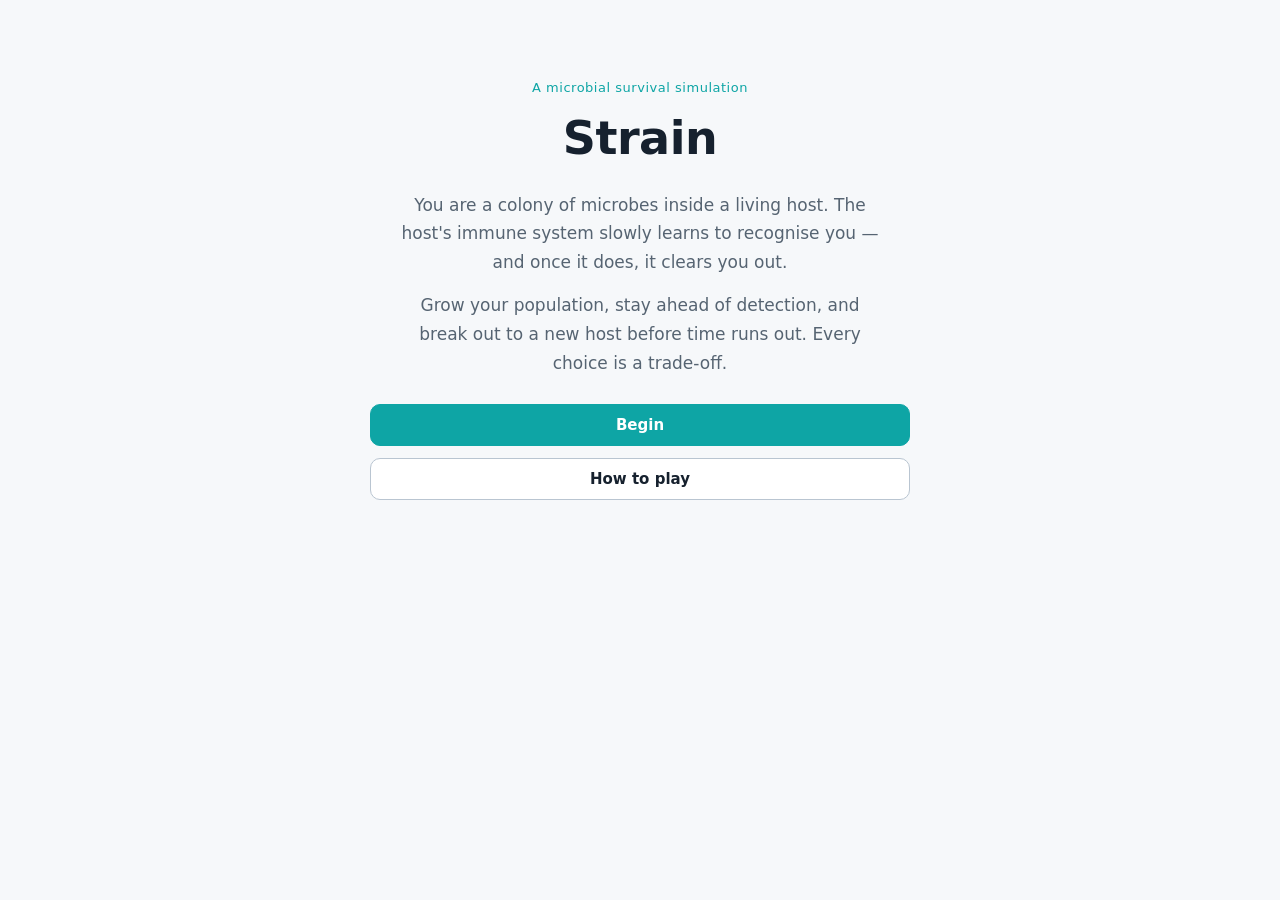
<file: web/index.html>
<!DOCTYPE html>
<html lang="en">
<head>
  <meta charset="utf-8" />
  <meta name="viewport" content="width=device-width, initial-scale=1" />
  <title>Strain</title>
  <link rel="stylesheet" href="styles.css" />
</head>
<body>
  <!-- Screen-reader summary of current run state. Updated by main.js. -->
  <h2 id="sr-summary" class="sr-only" aria-live="polite">Strain. A microbial survival game. Choose a strain to begin.</h2>

  <main id="app">

    <!-- ================= INTRO / STORY ================= -->
    <section id="screen-intro" class="screen" aria-label="Introduction">
      <div class="intro">
        <p class="intro-eyebrow">A microbial survival simulation</p>
        <h1 class="intro-title">Strain</h1>
        <p class="intro-lead">
          You are a colony of microbes inside a living host. The host's immune system
          slowly learns to recognise you — and once it does, it clears you out.
        </p>
        <p class="intro-lead">
          Grow your population, stay ahead of detection, and break out to a new host
          before time runs out. Every choice is a trade-off.
        </p>
        <div class="menu-actions">
          <button id="btn-intro-continue" class="btn btn-primary" type="button">Begin</button>
          <button id="btn-intro-howto" class="btn" type="button">How to play</button>
        </div>
      </div>
    </section>

    <!-- ================= MENU ================= -->
    <section id="screen-menu" class="screen active" aria-label="Main menu">
      <h1>Strain</h1>
      <p class="subtitle">A microbe under fire. Grow, hide, and break out before the immune system learns you.</p>

      <div class="card">
        <div class="menu-actions">
          <button id="btn-new-run" class="btn btn-primary" type="button">New run</button>
          <button id="btn-howto" class="btn" type="button">How to play</button>
        </div>
        <div class="menu-meta">
          <span class="best-score">Best transmission turn: <strong id="best-score">—</strong></span>
          <button id="audio-toggle" class="icon-btn" type="button" aria-label="Toggle sound">♪</button>
        </div>
      </div>
    </section>

    <!-- ================= BUILD / DRAFT ================= -->
    <section id="screen-build" class="screen" aria-label="Choose a strain">
      <h1>Choose a strain</h1>
      <p class="subtitle">Pick a proven strain, or allocate a custom genome — tailor it to the host below.</p>

      <!-- host state for this run (main.js fills it; reroll for a different one) -->
      <div class="host-card" id="host-card"></div>
      <button id="host-reroll" class="btn host-reroll" type="button">↻ Reroll host</button>

      <div id="build-root" class="card"></div>

      <div class="menu-actions" style="margin-top:16px;">
        <button id="btn-back-menu" class="btn" type="button">Back</button>
      </div>
    </section>

    <!-- ================= PLAY ================= -->
    <section id="screen-play" class="screen" aria-label="Play">
      <div class="play-header">
        <div class="play-title">
          <h1 id="strain-title">Strain</h1>
          <span class="host-line">host: <strong id="host-badge"></strong></span>
        </div>
        <span class="turn-counter">Turn <strong id="turn-now">0</strong>
          <button id="auto-toggle" class="icon-btn" type="button" aria-label="Auto-play" title="Auto-play — watch the colony run; hands control back at decisive moments">⏵</button>
          <button id="speed-toggle" class="icon-btn" type="button" aria-label="Simulation speed" title="Simulation speed (watch faster)">1×</button>
          <button id="btn-howto-play" class="icon-btn" type="button" aria-label="How to play" title="How to play">?</button>
          <button id="audio-toggle-play" class="icon-btn" type="button" aria-label="Toggle sound">♪</button>
        </span>
      </div>

      <!-- Always-visible goal -->
      <div class="goal-banner" id="goal-banner">
        <strong>Goal</strong> — grow, open a transmission window, and break out to a new host before immune fixation hits 100%, the host dies, or your colony is wiped.
      </div>

      <!-- Immune fixation: how close the host is to cornering you (the real clock) -->
      <div class="fixation-bar" title="The host's adaptive response — the price of being visible. It rises faster when you play loud (replicate, provoke) and slower when you stay stealthy. At 100% the immune system has fully mapped you and clears the colony. Break out before it fills.">
        <span class="fixation-label">Immune fixation</span>
        <div class="fixbar"><div class="fixbar-fill" id="fixation-fill"></div></div>
        <strong id="fixation">0%</strong>
      </div>

      <div class="card">
        <div class="stats">
          <!-- Colony load (with transmit-able tick marker) -->
          <div class="stat-row">
            <div class="stat-label"><span>Colony load <span class="stat-help">your population — you need enough to transmit</span></span><span class="stat-val" id="val-colony">0</span></div>
            <div class="bar bar-wrap">
              <div class="bar-fill colony" id="stat-colony"></div>
              <div class="bar-mark" id="mark-colony" title="Load needed to transmit"></div>
            </div>
          </div>
          <!-- Host stability -->
          <div class="stat-row">
            <div class="stat-label"><span>Host stability <span class="stat-help">the host's health — if it hits zero, you lose</span></span><span class="stat-val" id="val-host">100</span></div>
            <div class="bar"><div class="bar-fill host" id="stat-host"></div></div>
          </div>
          <!-- Immune lock-on -->
          <div class="stat-row">
            <div class="stat-label"><span>Immune lock-on <span class="stat-help">how well it has learned you — higher hits harder</span></span><span class="stat-val" id="val-lock">0</span></div>
            <div class="bar"><div class="bar-fill lock" id="stat-lock"></div></div>
          </div>
          <!-- Window pill + inflammation readout (+ hidden reservoir for virus/fungus) -->
          <div class="window-row">
            <span class="pill" id="window-pill">Window closed</span>
            <span class="stat-val reservoir-readout" id="reservoir-readout" hidden title="Hidden latent reservoir — reseeds your colony if it's cleared">Reservoir <span id="val-reservoir">0</span></span>
            <span class="stat-val">Inflammation <span id="val-infl">0</span></span>
          </div>
        </div>
      </div>

      <!-- colony.js draws the living colony here -->
      <div class="canvas-wrap">
        <canvas id="colony-canvas" width="680" height="220"></canvas>
      </div>

      <!-- hints.js fills this contextual nudge -->
      <div class="hint" id="hint" aria-live="polite"></div>

      <!-- Four actions. data-k = engine action key. -->
      <div class="acts" id="acts">
        <button class="btn" type="button" data-k="replicate">Replicate <span class="act-desc">grow + reveal</span><span class="act-fix"></span></button>
        <button class="btn" type="button" data-k="suppress">Suppress <span class="act-desc">cool down</span><span class="act-fix"></span></button>
        <button class="btn" type="button" data-k="provoke">Provoke <span class="act-desc">open window</span><span class="act-fix"></span></button>
        <button class="btn" type="button" data-k="transmit">Transmit <span class="act-desc">break out</span><span class="act-fix"></span></button>
      </div>

      <!-- mutations.js mounts the mutation modal here -->
      <div class="mut-modal" id="mut-modal"></div>

      <!-- Causality log -->
      <div class="log" id="log" aria-label="Turn log"></div>
    </section>

    <!-- ================= AUTOPSY / RESULT ================= -->
    <section id="screen-autopsy" class="screen" aria-label="Run result">
      <div id="autopsy-root"></div>
    </section>

  </main>

  <!-- ================= HOW TO PLAY OVERLAY ================= -->
  <div id="howto-overlay" class="overlay" aria-hidden="true" role="dialog" aria-modal="true" aria-label="How to play">
    <div class="overlay-card">
      <div class="overlay-head">
        <h2>How to play</h2>
        <button class="icon-btn" type="button" data-howto-close aria-label="Close">✕</button>
      </div>

      <p class="overlay-goal">Survive and spread: grow your colony, open a transmission window, and break out to a new host — before immune fixation reaches 100%, you kill the host, or your colony is cleared.</p>

      <h3>The indicators</h3>
      <ul class="explain">
        <li><span class="dot dot-window"></span><strong>Immune fixation</strong> — your real clock, and the price of being visible. It rises every turn — faster when you play loud (replicate, provoke), slower when you stay stealthy. At 100% the host has fully mapped you and clears the colony. Each action shows how much fixation it will cost.</li>
        <li><span class="dot dot-colony"></span><strong>Colony load</strong> — your population. You need enough of it to transmit. Replicating grows it.</li>
        <li><span class="dot dot-host"></span><strong>Host stability</strong> — the host's health. If it reaches zero you've killed your host before escaping, and you lose. Provoking lowers it.</li>
        <li><span class="dot dot-lock"></span><strong>Immune lock-on</strong> — how well the immune system has learned your signature right now. The higher it climbs, the harder it damages your colony each turn (and the faster fixation rises). Suppress lowers it.</li>
        <li><span class="dot dot-window"></span><strong>Transmission window</strong> — your escape gate. Closed by default; provoke opens it for a few turns. You can only transmit while it's open.</li>
      </ul>

      <h3>The four actions</h3>
      <ul class="explain">
        <li><strong>Replicate</strong> — grow the colony, but you inflame the host and the immune system learns you faster.</li>
        <li><strong>Suppress</strong> — calm inflammation and lower immune lock-on, but you don't grow this turn (you lose tempo).</li>
        <li><strong>Provoke</strong> — trigger a symptom to open the transmission window for 3 turns. It costs host stability.</li>
        <li><strong>Transmit</strong> — break out to a new host. Works only while a window is open and your colony is large enough. This wins the run.</li>
      </ul>

      <h3>Organism types</h3>
      <ul class="explain">
        <li><strong>Bacterium</strong> — the balanced baseline. Grow, provoke, transmit — clean rules, pure skill.</li>
        <li><strong>Virus</strong> — fast growth and hits the host harder, but the immune system maps you quicker. You leave a hidden <em>reservoir</em>: clear your active colony and it reactivates, so you can't be fully eradicated. If you never break out, you end as a <em>latent carrier</em>.</li>
        <li><strong>Fungus</strong> — slow but tough: a thick wall blunts immune damage (more so when the host is weak), and you keep a reservoir too. Hardest to transmit, but nearly impossible to clear — you settle into a <em>chronic infection</em>.</li>
      </ul>

      <h3>The tension</h3>
      <p class="overlay-note">Every loud move is a trade: it grows or opens your shot, but it fills immune fixation faster, so the host corners you sooner. Play too quietly and you never get big enough in time. Each strain tilts this differently — Aggressive races, Silent hides, Sticky transmits early.</p>

      <div class="menu-actions">
        <button class="btn btn-primary" type="button" data-howto-close>Got it</button>
      </div>
    </div>
  </div>

  <script type="module" src="src/main.js?v=5"></script>
</body>
</html>
</file>
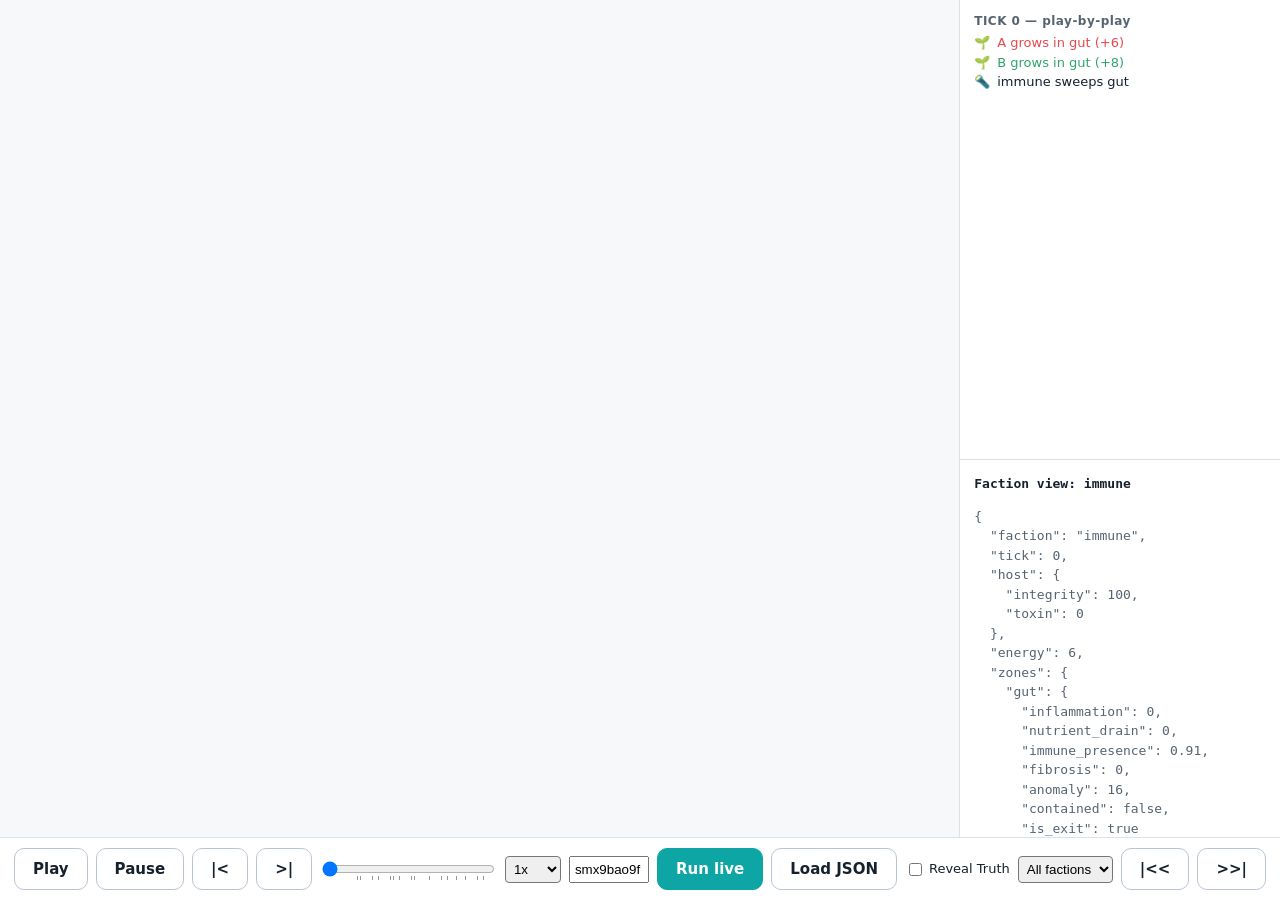
<file: web/eco-viewer.html>
<!DOCTYPE html>
<html lang="en">
<head>
  <meta charset="utf-8" />
  <meta name="viewport" content="width=device-width, initial-scale=1" />
  <title>Strain - Eco Viewer</title>
  <link rel="stylesheet" href="styles.css" />
  <style>
    body { margin: 0; padding: 0; height: 100vh; overflow: hidden; background: var(--bg); color: var(--text); }
  </style>
</head>
<body>
  <div id="viewer-root"></div>
  <script type="module">
    import { mountEcoViewer } from "./src/viewer/index.js?v=1";
    const root = document.getElementById("viewer-root");
    const viewer = mountEcoViewer(root);
  </script>
</body>
</html>
</file>
<file: web/styles.css>
/* STRAIN — clean medical / sci-viz styles. Flat, light clinical. */

:root {
  --bg:#f6f8fa; --surface:#ffffff; --surface-2:#eef2f6;
  --border:#dbe3ea; --border-strong:#b9c5d1;
  --text:#16212e; --text-2:#566472; --text-muted:#8a98a6;
  --accent:#0ea5a5; --accent-soft:#d7f2f0;
  --danger:#e5484d; --danger-soft:#fcebec;
  --warning:#c8810a; --warning-soft:#f8efdc;
  --success:#1f9d57; --success-soft:#e2f4ea;
  --radius:10px;
  --mono: ui-monospace,"SF Mono",Menlo,monospace;
  --sans: system-ui,-apple-system,"Segoe UI",sans-serif;
}

* { box-sizing: border-box; }

html, body {
  margin: 0;
  padding: 0;
  background: var(--bg);
  color: var(--text);
  font-family: var(--sans);
  font-size: 16px;
  line-height: 1.5;
}

body {
  min-height: 100vh;
  display: flex;
  justify-content: center;
}

#app {
  width: 100%;
  max-width: 720px;
  padding: 24px 20px 48px;
}

/* Accessible-only summary text */
.sr-only {
  position: absolute;
  width: 1px; height: 1px;
  padding: 0; margin: -1px;
  overflow: hidden;
  clip: rect(0,0,0,0);
  white-space: nowrap;
  border: 0;
}

/* ---- Screens ---------------------------------------------------------- */
.screen { display: none; }
.screen.active { display: block; }

/* ---- Typography ------------------------------------------------------- */
h1 {
  font-size: 28px;
  font-weight: 650;
  letter-spacing: -0.01em;
  margin: 0 0 4px;
}
h2 { font-size: 20px; font-weight: 600; margin: 0 0 12px; }
h3 { font-size: 15px; font-weight: 600; margin: 0 0 8px; }
.subtitle { color: var(--text-2); margin: 0 0 24px; font-size: 15px; }

/* ---- Cards / surfaces ------------------------------------------------- */
.card {
  background: var(--surface);
  border: 1px solid var(--border);
  border-radius: var(--radius);
  padding: 18px;
}
.card + .card { margin-top: 16px; }

/* ---- Buttons ---------------------------------------------------------- */
button {
  font-family: var(--sans);
  font-size: 15px;
  cursor: pointer;
}
.btn {
  display: inline-flex;
  align-items: center;
  justify-content: center;
  gap: 8px;
  padding: 11px 18px;
  border-radius: var(--radius);
  border: 1px solid var(--border-strong);
  background: var(--surface);
  color: var(--text);
  font-weight: 550;
  transition: background .12s ease, border-color .12s ease;
}
.btn:hover:not(:disabled) { background: var(--surface-2); }
.btn:disabled { opacity: .45; cursor: not-allowed; }
.btn-primary {
  background: var(--accent);
  border-color: var(--accent);
  color: #fff;
}
.btn-primary:hover:not(:disabled) { background: #0c9292; }

/* ---- Menu ------------------------------------------------------------- */
.menu-actions { display: flex; flex-direction: column; gap: 12px; margin-top: 20px; }
.menu-meta {
  display: flex;
  justify-content: space-between;
  align-items: center;
  margin-top: 24px;
  color: var(--text-2);
  font-size: 14px;
}
.best-score { font-variant-numeric: tabular-nums; }

/* ---- Build / preset cards --------------------------------------------- */
.preset-grid { display: flex; flex-direction: column; gap: 12px; }
.preset {
  text-align: left;
  width: 100%;
  padding: 16px;
  border-radius: var(--radius);
  border: 1px solid var(--border);
  background: var(--surface);
  transition: border-color .12s ease, box-shadow .12s ease;
}
.preset:hover { border-color: var(--border-strong); }
.preset .preset-name { font-weight: 600; font-size: 16px; margin-bottom: 4px; }
.preset .preset-blurb { color: var(--text-2); font-size: 14px; }
.preset .preset-stats {
  display: flex;
  gap: 14px;
  margin-top: 10px;
  font-family: var(--mono);
  font-size: 12px;
  color: var(--text-muted);
}

/* ---- Play screen ------------------------------------------------------ */
.play-header {
  display: flex;
  justify-content: space-between;
  align-items: baseline;
  margin-bottom: 16px;
}
.turn-counter {
  font-family: var(--mono);
  font-size: 14px;
  color: var(--text-2);
}
.turn-counter strong { color: var(--text); font-variant-numeric: tabular-nums; }

/* Stat bars */
.stats { display: flex; flex-direction: column; gap: 12px; }
.stat-row { }
.stat-label {
  display: flex;
  justify-content: space-between;
  align-items: baseline;
  margin-bottom: 5px;
  font-size: 13px;
  color: var(--text-2);
}
.stat-label .stat-val {
  font-family: var(--mono);
  font-variant-numeric: tabular-nums;
  color: var(--text);
  font-size: 13px;
}
.bar {
  position: relative;
  height: 10px;
  border-radius: 6px;
  background: var(--surface-2);
  overflow: hidden;
}
.bar-fill {
  position: absolute;
  left: 0; top: 0; bottom: 0;
  width: 0%;
  border-radius: 6px;
  transition: width .25s ease, background .25s ease;
}
.bar-fill.colony { background: var(--accent); }
.bar-fill.host { background: var(--success); }
.bar-fill.lock { background: var(--accent); }

/* Colony transmit-able tick marker (overlays bar, not clipped) */
.bar-wrap { position: relative; }
.bar-mark {
  position: absolute;
  top: -2px; bottom: -2px;
  width: 2px;
  background: var(--text);
  border-radius: 1px;
  transform: translateX(-1px);
  opacity: .55;
}

/* Window pill */
.window-row {
  display: flex;
  align-items: center;
  justify-content: space-between;
  margin-top: 4px;
}
.pill {
  display: inline-flex;
  align-items: center;
  gap: 6px;
  padding: 5px 12px;
  border-radius: 999px;
  font-size: 13px;
  font-weight: 550;
  border: 1px solid var(--border);
  background: var(--surface-2);
  color: var(--text-2);
  transition: background .15s ease, color .15s ease, border-color .15s ease;
}
.pill.open {
  background: var(--accent-soft);
  border-color: var(--accent);
  color: var(--accent);
  box-shadow: 0 0 0 3px rgba(14,165,165,.12);
}
.pill.success {
  background: var(--success-soft);
  border-color: var(--success);
  color: var(--success);
  box-shadow: 0 0 0 3px rgba(31,157,87,.12);
}

/* Colony canvas */
.canvas-wrap {
  margin: 16px 0;
  border: 1px solid var(--border);
  border-radius: var(--radius);
  background: var(--surface-2);
  overflow: hidden;
}
#colony-canvas { display: block; width: 100%; height: 200px; }

/* Hint */
.hint {
  display: flex;
  align-items: center;
  gap: 8px;
  padding: 10px 14px;
  border-radius: var(--radius);
  background: var(--accent-soft);
  border: 1px solid var(--accent);
  color: var(--text);
  font-size: 14px;
  margin-bottom: 16px;
}
.hint:empty { display: none; }

/* Action buttons */
.acts {
  display: grid;
  grid-template-columns: repeat(2, 1fr);
  gap: 10px;
  margin-bottom: 16px;
}
.acts .btn { padding: 14px 12px; }
.act-desc { font-size: 12px; color: var(--text-muted); font-weight: 400; }

/* Log */
.log {
  font-family: var(--mono);
  font-size: 12.5px;
  line-height: 1.7;
  background: var(--surface);
  border: 1px solid var(--border);
  border-radius: var(--radius);
  padding: 12px 14px;
  max-height: 200px;
  overflow-y: auto;
  color: var(--text-2);
}
.log-line { white-space: pre-wrap; }
.log-line.ok { color: var(--success); }
.log-line.no { color: var(--danger); }
.log-line.im { color: var(--warning); }
.log-line.turn-sep {
  color: var(--text-muted);
  border-top: 1px dashed var(--border);
  margin-top: 6px;
  padding-top: 6px;
}

/* ---- Result (win / loss inline) --------------------------------------- */
.result { text-align: center; padding: 8px 0; }
.result-badge {
  display: inline-block;
  padding: 6px 16px;
  border-radius: 999px;
  font-weight: 600;
  font-size: 14px;
  margin-bottom: 12px;
}
.result-badge.win { background: var(--success-soft); color: var(--success); }
.result-badge.loss { background: var(--danger-soft); color: var(--danger); }
.result-badge.persist { background: var(--warning-soft, rgba(226, 163, 54, 0.16)); color: var(--warning, #e2a336); }
.result h2 { margin-bottom: 8px; }
.result p { color: var(--text-2); margin: 0 auto 20px; max-width: 460px; }

/* ---- Mutation modal (normal-flow faux overlay, never position:fixed) --- */
.mut-modal { margin: 16px 0; }
.mut-modal:empty { display: none; }
.mut-backdrop {
  border: 1px solid var(--accent);
  border-radius: var(--radius);
  background: var(--accent-soft);
  padding: 18px;
}
.mut-choices { display: flex; flex-direction: column; gap: 10px; margin-top: 12px; }
.mut-choice {
  text-align: left;
  padding: 14px;
  border-radius: var(--radius);
  border: 1px solid var(--border);
  background: var(--surface);
}
.mut-choice:hover { border-color: var(--accent); }
.mut-choice .mut-name { font-weight: 600; margin-bottom: 3px; }
.mut-choice .mut-desc { font-size: 13px; color: var(--text-2); }

/* ---- Juice (flash / shake / number pop) ------------------------------- */
.flash-accent { animation: flash-accent .4s ease; }
.flash-danger { animation: flash-danger .4s ease; }
.flash-success { animation: flash-success .4s ease; }
@keyframes flash-accent  { 0%,100% { box-shadow: none; } 30% { box-shadow: 0 0 0 3px rgba(14,165,165,.35); } }
@keyframes flash-danger  { 0%,100% { box-shadow: none; } 30% { box-shadow: 0 0 0 3px rgba(229,72,77,.35); } }
@keyframes flash-success { 0%,100% { box-shadow: none; } 30% { box-shadow: 0 0 0 3px rgba(31,157,87,.35); } }

.shake { animation: shake .35s ease; }
@keyframes shake {
  0%,100% { transform: translateX(0); }
  25% { transform: translateX(-4px); }
  75% { transform: translateX(4px); }
}

.num-pop {
  position: absolute;
  font-family: var(--mono);
  font-size: 13px;
  font-weight: 600;
  pointer-events: none;
  animation: num-pop .8s ease forwards;
}
.num-pop.accent { color: var(--accent); }
.num-pop.danger { color: var(--danger); }
.num-pop.success { color: var(--success); }
@keyframes num-pop {
  0% { opacity: 0; transform: translateY(4px); }
  20% { opacity: 1; }
  100% { opacity: 0; transform: translateY(-14px); }
}

/* ---- Audio toggle ----------------------------------------------------- */
.icon-btn {
  display: inline-flex;
  align-items: center;
  justify-content: center;
  width: 36px; height: 36px;
  border-radius: var(--radius);
  border: 1px solid var(--border);
  background: var(--surface);
  color: var(--text-2);
}
.icon-btn:hover { background: var(--surface-2); }

/* ---- Keyboard focus (a11y) ------------------------------------------- */
.btn:focus-visible,
.icon-btn:focus-visible,
.stepper:focus-visible,
.preset:focus-visible,
.mut-choice:focus-visible,
.mut-skip:focus-visible {
  outline: 2px solid var(--accent);
  outline-offset: 2px;
}

/* ---- Genome allocator (genome.js / build screen) ---------------------- */
.genome-heading {
  font-size: 16px;
  font-weight: 600;
  margin: 0 0 12px;
}
.genome-allocator {
  margin-top: 20px;
  padding-top: 20px;
  border-top: 1px solid var(--border);
}
.genome-allocator.is-inactive { opacity: .5; }
.genome-help { color: var(--text-2); font-size: 14px; margin: 0 0 14px; }
.genome-stat-row {
  display: flex;
  align-items: center;
  justify-content: space-between;
  padding: 8px 0;
}
.genome-stat-label { font-size: 15px; }
.genome-stepper-group {
  display: inline-flex;
  align-items: center;
  gap: 12px;
}
.stepper {
  width: 32px; height: 32px;
  border-radius: var(--radius);
  border: 1px solid var(--border-strong);
  background: var(--surface);
  color: var(--text);
  font-size: 18px;
  line-height: 1;
  cursor: pointer;
}
.stepper:hover:not(:disabled) { background: var(--surface-2); }
.stepper:disabled { opacity: .4; cursor: not-allowed; }
.genome-stat-val {
  display: inline-block;
  min-width: 24px;
  text-align: center;
  font-family: var(--mono);
  font-variant-numeric: tabular-nums;
  font-weight: 600;
}
.genome-remaining-readout {
  margin: 14px 0 0;
  font-size: 14px;
  color: var(--text-2);
}
.genome-remaining-readout.is-balanced strong { color: var(--success); }
.genome-remaining-readout.is-under strong { color: var(--warning); }
.genome-remaining-readout.is-over strong { color: var(--danger); }
.genome-start-row { margin-top: 18px; }
.preset.selected {
  border-color: var(--accent);
  background: var(--accent-soft);
}

/* ---- Organism-type selector (bacterium / virus / fungus) -------------- */
.type-grid { flex-direction: row; flex-wrap: wrap; }
.type-grid .type-card { flex: 1 1 0; min-width: 150px; }
.type-glyph { color: var(--accent); }

/* ---- Mutation modal extras (title + skip) ----------------------------- */
.mut-title { font-weight: 600; font-size: 16px; }
.mut-skip { border-style: dashed; }

/* ---- Autopsy panel (autopsy.js) --------------------------------------- */
.loss-card { text-align: left; }
.autopsy-panel { text-align: left; }
.autopsy-heading {
  display: flex;
  align-items: baseline;
  justify-content: space-between;
  gap: 12px;
  margin-bottom: 12px;
}
.autopsy-title { margin: 0; font-size: 20px; }
.autopsy-strain {
  font-family: var(--mono);
  font-size: 12px;
  color: var(--text-muted);
}
.autopsy-section {
  padding: 12px 0;
  border-top: 1px solid var(--border);
}
.autopsy-label {
  font-size: 12px;
  letter-spacing: .02em;
  color: var(--text-muted);
  margin-bottom: 4px;
}
.autopsy-headline { font-weight: 600; margin-bottom: 4px; }
.autopsy-body { color: var(--text-2); margin: 0; line-height: 1.5; }
.autopsy-stats {
  display: grid;
  grid-template-columns: repeat(2, 1fr);
  gap: 8px 16px;
  margin: 14px 0 0;
  padding-top: 14px;
  border-top: 1px solid var(--border);
}
.autopsy-stat {
  display: flex;
  justify-content: space-between;
  font-size: 14px;
}
.autopsy-stat-term { color: var(--text-2); }
.autopsy-stat-val {
  margin: 0;
  font-family: var(--mono);
  font-variant-numeric: tabular-nums;
}

/* ---- Responsive ------------------------------------------------------- */
@media (max-width: 420px) {
  #app { padding: 16px 14px 40px; }
  h1 { font-size: 24px; }
  .acts { grid-template-columns: 1fr; }
  .autopsy-stats { grid-template-columns: 1fr; }
}

/* ======================================================================
   UPGRADE: onboarding, goal banner, helper text, how-to overlay, polish
   ====================================================================== */

/* ---- Intro / story screen -------------------------------------------- */
.intro { max-width: 540px; margin: 6vh auto 0; text-align: center; }
.intro-eyebrow {
  text-transform: none; letter-spacing: .04em; font-size: 13px;
  color: var(--accent); margin: 0 0 6px;
}
.intro-title { font-size: 46px; margin: 0 0 18px; letter-spacing: -0.5px; }
.intro-lead { color: var(--text-2); font-size: 17px; line-height: 1.7; margin: 0 auto 14px; max-width: 480px; }
.intro .menu-actions { justify-content: center; margin-top: 26px; }

/* ---- Always-visible goal banner -------------------------------------- */
.goal-banner {
  background: var(--accent-soft);
  border: 1px solid var(--accent);
  color: var(--text);
  border-radius: var(--radius);
  padding: 10px 14px;
  font-size: 14px;
  line-height: 1.55;
  margin-bottom: 16px;
}
.goal-banner strong { color: var(--accent); }

/* ---- Per-indicator helper text --------------------------------------- */
.stat-help {
  display: block;
  font-size: 12px;
  font-weight: 400;
  color: var(--text-muted);
  margin-top: 1px;
}
.stat-label > span:first-child { font-weight: 500; }

/* ---- Animated meters: smoother + tabular numbers --------------------- */
.bar-fill { transition: width .45s cubic-bezier(.22,.61,.36,1), background .3s ease; }
.stat-val { font-variant-numeric: tabular-nums; }

/* ---- Window pill: breathe while open --------------------------------- */
.pill.open, .pill.success { animation: pill-breathe 1.8s ease-in-out infinite; }
@keyframes pill-breathe {
  0%, 100% { box-shadow: 0 0 0 0 rgba(31,157,87,.0); }
  50% { box-shadow: 0 0 0 4px rgba(31,157,87,.18); }
}

/* ---- Living colony canvas frame -------------------------------------- */
.canvas-wrap {
  border-radius: var(--radius);
  overflow: hidden;
  border: 1px solid #0a0c11;
  background: #0a0c11;
  box-shadow: inset 0 0 0 1px rgba(255,255,255,.04);
}
#colony-canvas { display: block; width: 100%; height: 240px; }

/* ---- Immune fixation bar (the real clock) ---------------------------- */
.fixation-bar {
  display: flex; align-items: center; gap: 10px;
  margin-bottom: 14px; font-size: 13px; color: var(--text-2);
}
.fixation-label { white-space: nowrap; }
.fixbar {
  flex: 1; height: 8px; border-radius: 999px;
  background: var(--fill-field, #eef2f6); border: 1px solid var(--border); overflow: hidden;
}
.fixbar-fill {
  height: 100%; width: 0;
  background: var(--warning);
  transition: width .5s cubic-bezier(.22,.61,.36,1), background .3s ease;
}
.fixation-bar strong { font-variant-numeric: tabular-nums; min-width: 38px; text-align: right; color: var(--text); }

/* ---- Host state (build screen + play badge) -------------------------- */
.host-card {
  background: var(--surface-2);
  border: 1px solid var(--border);
  border-radius: var(--radius);
  padding: 12px 14px;
  margin-bottom: 8px;
}
.host-inner { display: flex; flex-direction: column; gap: 2px; }
.host-tag { font-size: 11px; letter-spacing: .04em; color: var(--text-muted); }
.host-name { font-size: 16px; color: var(--text); }
.host-blurb { font-size: 13px; color: var(--text-2); line-height: 1.5; }
.host-reroll { margin-bottom: 14px; font-size: 13px; padding: 6px 12px; }
.play-title { display: flex; flex-direction: column; gap: 1px; }
.host-line { font-size: 12px; color: var(--text-muted); }
.host-line strong { color: var(--text-2); }

/* ---- Action preview badge (cost of visibility) ----------------------- */
.act-fix {
  display: block;
  font-size: 11px;
  font-family: var(--mono);
  color: var(--warning);
  margin-top: 3px;
  font-variant-numeric: tabular-nums;
}

/* ---- Action buttons: a touch more tactile ---------------------------- */
.acts .btn { transition: transform .08s ease, background .2s ease, border-color .2s ease; }
.acts .btn:not(:disabled):active { transform: translateY(1px); }

/* ---- How-to overlay --------------------------------------------------- */
.overlay {
  position: fixed; inset: 0; z-index: 50;
  display: none;
  align-items: flex-start; justify-content: center;
  background: rgba(22, 33, 46, 0.45);
  padding: 5vh 16px; overflow-y: auto;
}
.overlay.show { display: flex; }
.overlay-card {
  background: var(--surface);
  border: 1px solid var(--border);
  border-radius: 14px;
  max-width: 560px; width: 100%;
  padding: 22px 24px 24px;
  box-shadow: 0 12px 40px rgba(22,33,46,.18);
}
.overlay-head { display: flex; align-items: center; justify-content: space-between; }
.overlay-head h2 { margin: 0; }
.overlay-goal {
  background: var(--accent-soft); border: 1px solid var(--accent);
  border-radius: var(--radius); padding: 10px 14px;
  font-size: 14px; line-height: 1.6; color: var(--text); margin: 12px 0 18px;
}
.overlay-card h3 { font-size: 15px; margin: 18px 0 8px; }
.explain { list-style: none; margin: 0; padding: 0; }
.explain li { font-size: 14px; line-height: 1.6; color: var(--text-2); padding: 6px 0; }
.explain li strong { color: var(--text); }
.overlay-note { font-size: 14px; line-height: 1.65; color: var(--text-2); margin: 4px 0 0; }
.dot {
  display: inline-block; width: 9px; height: 9px; border-radius: 50%;
  margin-right: 8px; vertical-align: middle;
}
.dot-colony { background: var(--accent); }
.dot-host { background: var(--success); }
.dot-lock { background: var(--danger); }
.dot-window { background: var(--warning); }

/* ---- Reduced motion: calm everything down ---------------------------- */
@media (prefers-reduced-motion: reduce) {
  .bar-fill,
  .acts .btn { transition: none; }
  .pill.open, .pill.success { animation: none; }
}
</file>
